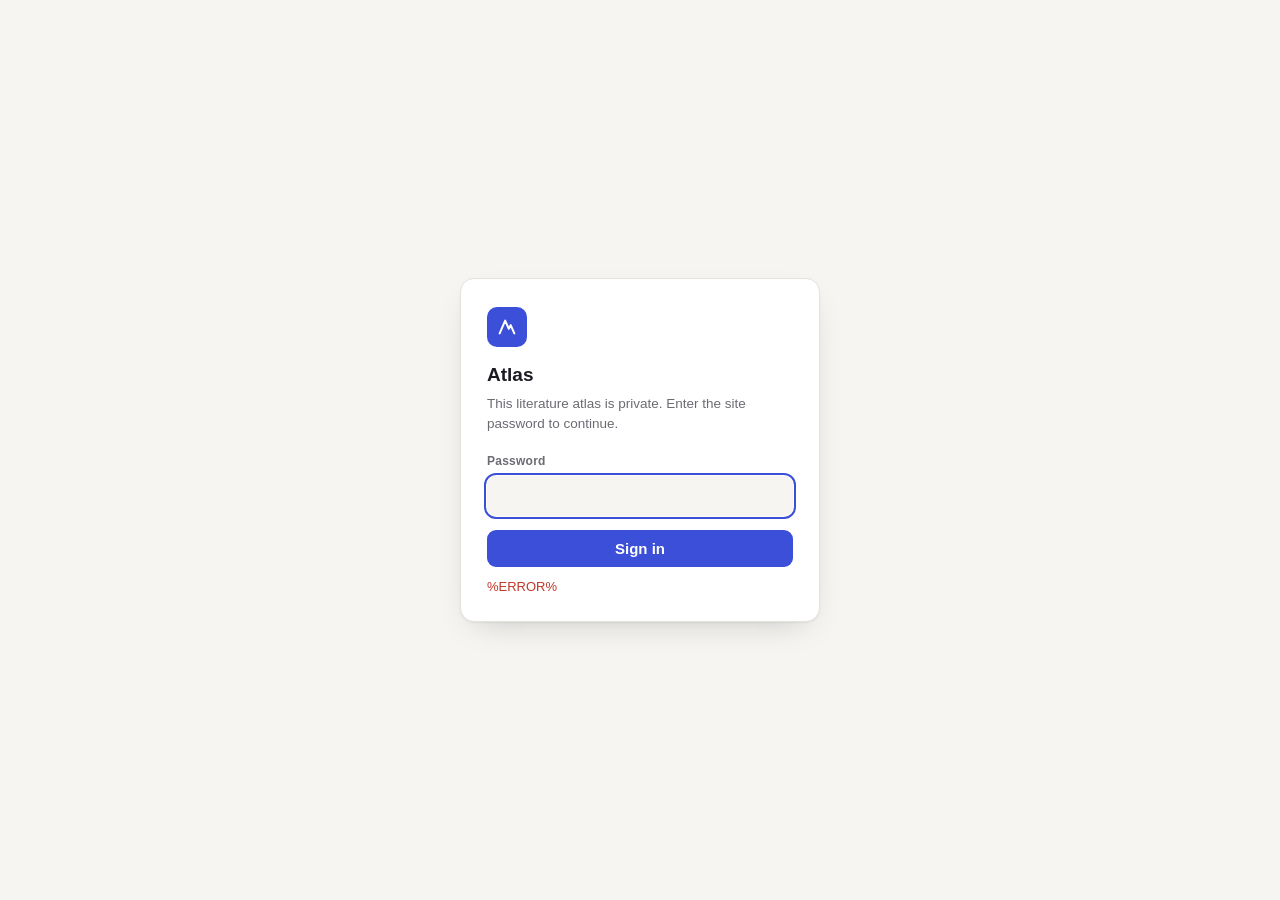
<file: hub/site/login.html>
<!doctype html>
<html lang="en">
<head>
<meta charset="utf-8">
<meta name="viewport" content="width=device-width, initial-scale=1">
<title>Atlas · Sign in</title>
<style>
  :root { --bg: #f6f5f1; --card: #ffffff; --ink: #1b1b22; --muted: #6b6b73; --line: #e3e2dc; --accent: #3b4fd8; --accent-ink: #2a3aa8; --bad: #c0392b; }
  @media (prefers-color-scheme: dark) { :root { --bg: #15161b; --card: #1d1f26; --ink: #ececf1; --muted: #9a9aa6; --line: #2e3039; --accent: #8c9bff; --accent-ink: #b7c0ff; --bad: #ff7b6b; } }
  * { box-sizing: border-box; }
  body { margin: 0; min-height: 100vh; display: grid; place-items: center; background: var(--bg); color: var(--ink);
         font: 15px/1.5 -apple-system, BlinkMacSystemFont, "Segoe UI", Inter, Roboto, sans-serif; padding: 16px; }
  .card { width: 100%; max-width: 360px; background: var(--card); border: 1px solid var(--line); border-radius: 14px;
          padding: 28px 26px 24px; box-shadow: 0 1px 2px rgba(20,20,30,.05), 0 12px 32px -16px rgba(20,20,30,.25); }
  .logo { width: 40px; height: 40px; border-radius: 10px; background: var(--accent); display: grid; place-items: center; margin-bottom: 14px; }
  .logo svg { width: 22px; height: 22px; stroke: #fff; fill: none; stroke-width: 2.2; stroke-linecap: round; stroke-linejoin: round; }
  h1 { font-size: 19px; margin: 0 0 4px; }
  p { margin: 0 0 18px; color: var(--muted); font-size: 13.5px; }
  label { display: block; font-size: 12px; font-weight: 600; color: var(--muted); margin-bottom: 6px; letter-spacing: .02em; }
  input { width: 100%; padding: 10px 12px; font-size: 16px; border: 1px solid var(--line); border-radius: 9px; background: var(--bg); color: var(--ink); }
  input:focus { outline: 2px solid var(--accent); outline-offset: 1px; border-color: transparent; }
  button { width: 100%; margin-top: 14px; padding: 10px 12px; font-size: 15px; font-weight: 600; border: 0; border-radius: 9px;
           background: var(--accent); color: #fff; cursor: pointer; }
  button:hover { filter: brightness(1.06); }
  .err { color: var(--bad); font-size: 13px; margin: 10px 0 0; min-height: 1em; }
</style>
</head>
<body>
<form class="card" method="post" action="/login" autocomplete="off">
  <div class="logo"><svg viewBox="0 0 24 24"><path d="M4 19 10 5l4 9 2-4 4 9"/></svg></div>
  <h1>Atlas</h1>
  <p>This literature atlas is private. Enter the site password to continue.</p>
  <label for="pw">Password</label>
  <input id="pw" name="password" type="password" autofocus required>
  <button type="submit">Sign in</button>
  <div class="err">%ERROR%</div>
</form>
</body>
</html>
</file>
